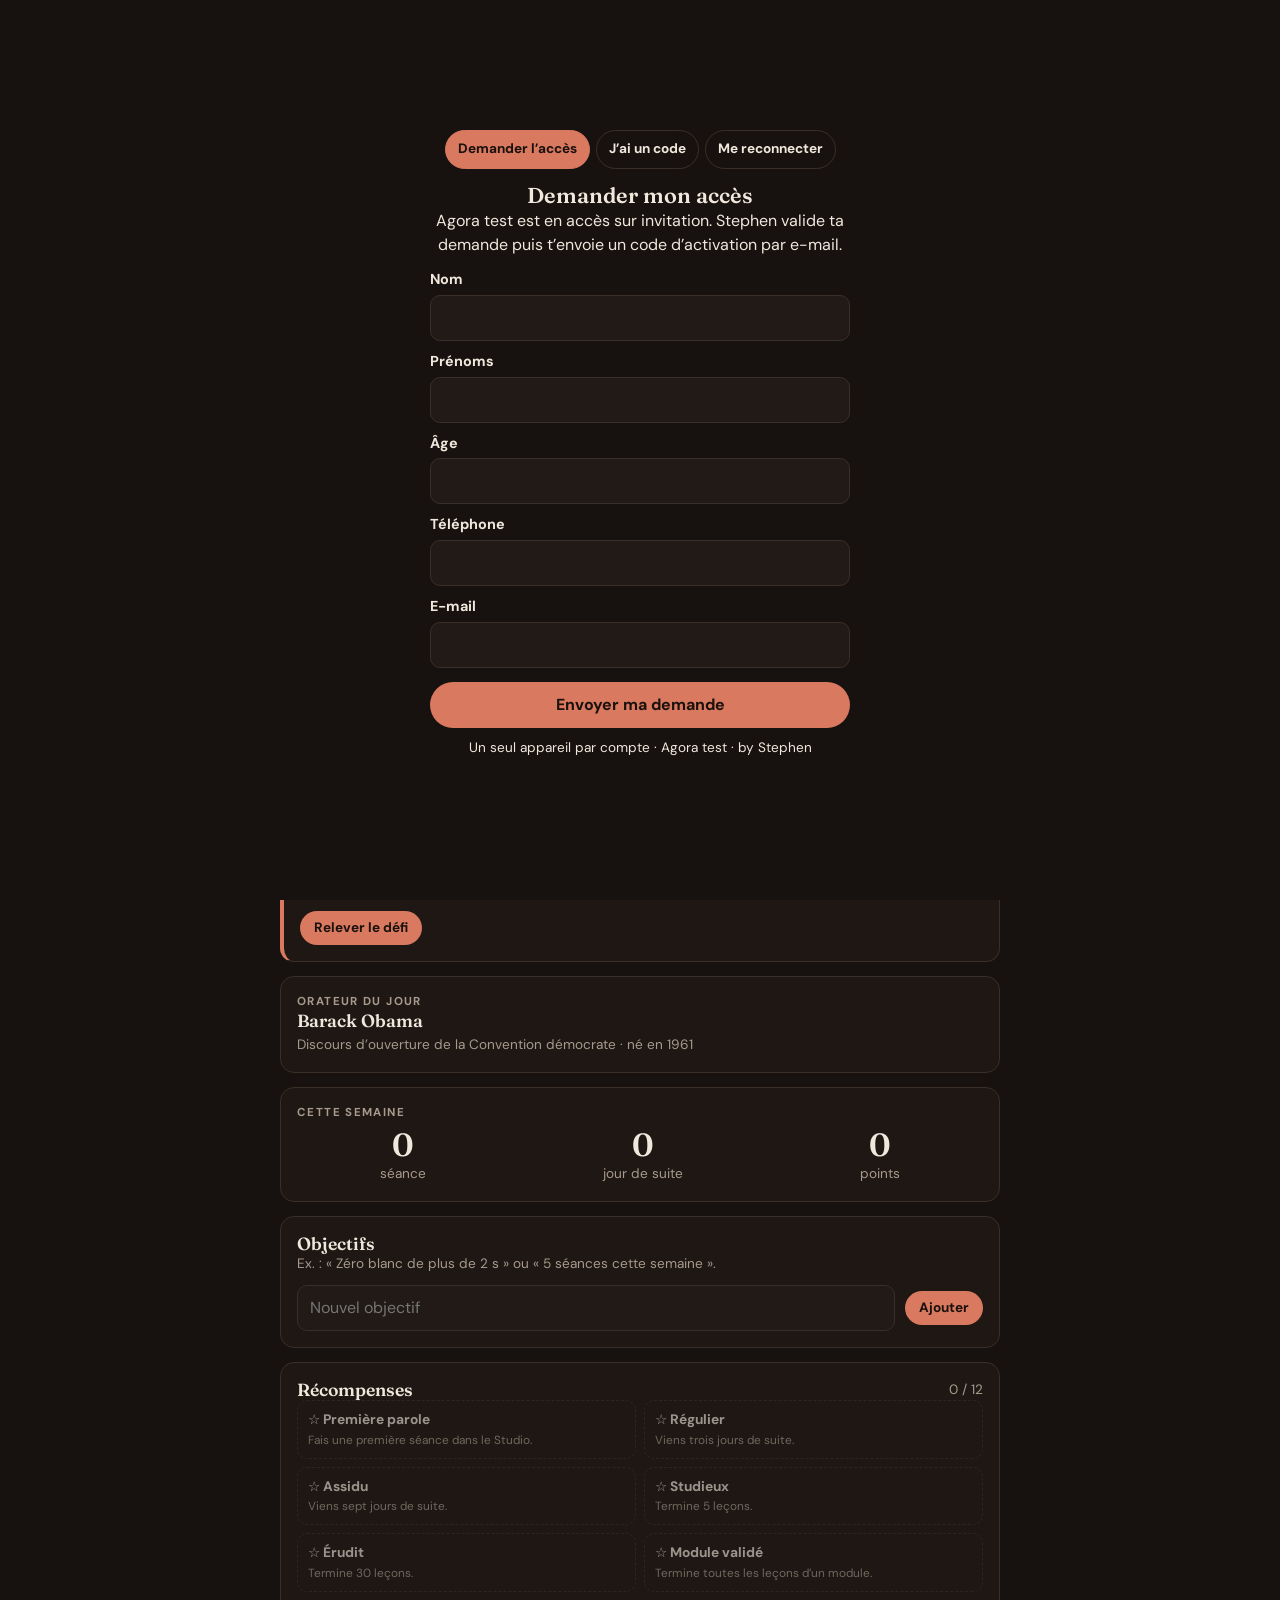
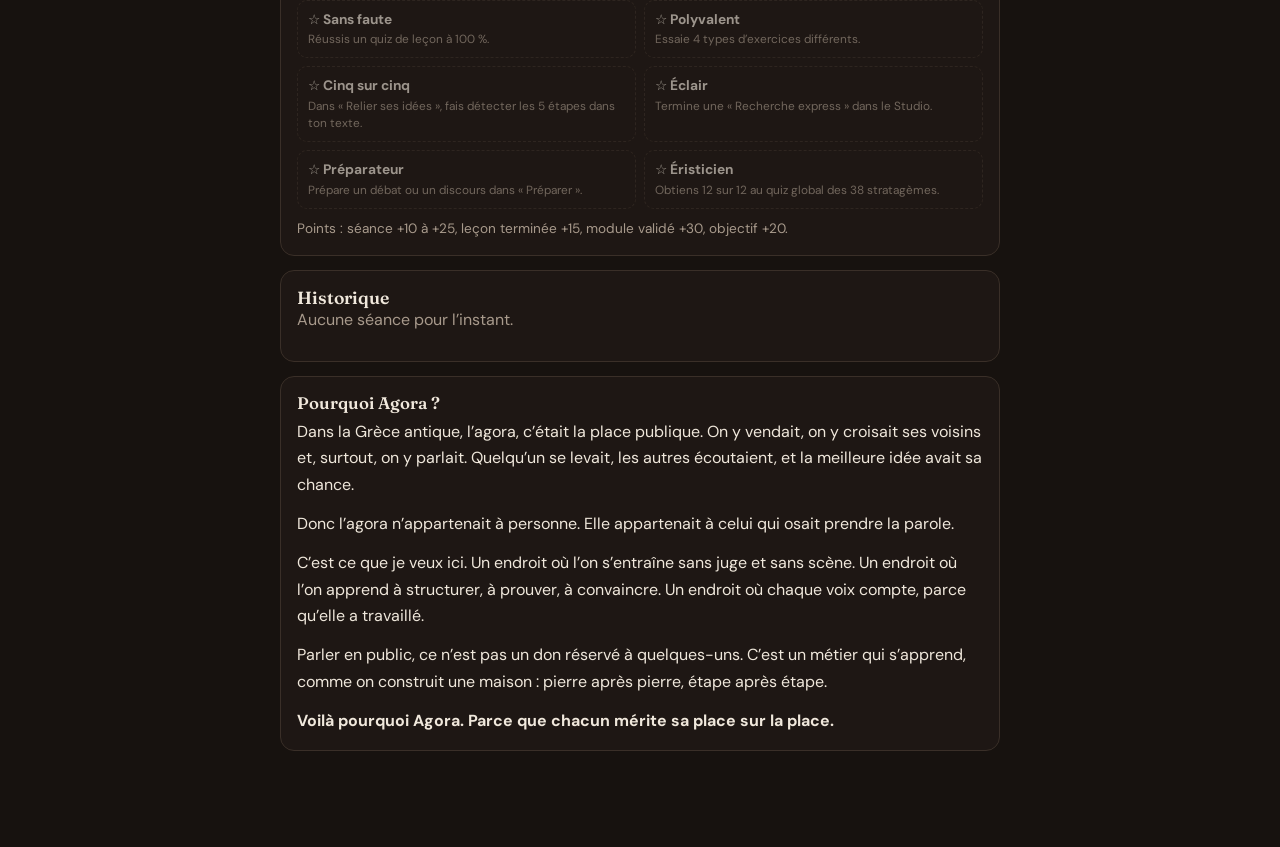
<file: index.html>
<!doctype html>
<html lang="fr">
<head>
<meta charset="utf-8">
<meta name="viewport" content="width=device-width,initial-scale=1,maximum-scale=1,user-scalable=no,viewport-fit=cover">
<meta http-equiv="Content-Security-Policy" content="default-src 'self'; script-src 'self' 'wasm-unsafe-eval'; style-src 'self' 'unsafe-inline'; img-src 'self' data: blob:; media-src 'self' blob:; frame-src https://embed.ted.com https://www.youtube-nocookie.com; font-src 'self'; connect-src 'self' data: blob: https://script.google.com https://script.googleusercontent.com https://storage.googleapis.com; manifest-src 'self'; worker-src 'self'; object-src 'none'; base-uri 'self'; form-action 'none'">
<meta name="referrer" content="no-referrer">
<title>Agora test · by Stephen</title>
<meta name="description" content="Agora, l’art oratoire, by Stephen. Ton coach de prise de parole.">
<meta name="theme-color" content="#9E2B16">
<meta name="color-scheme" content="light dark">
<meta name="mobile-web-app-capable" content="yes">
<meta name="apple-mobile-web-app-capable" content="yes">
<meta name="apple-mobile-web-app-title" content="Agora test">
<meta name="apple-mobile-web-app-status-bar-style" content="default">
<link rel="manifest" href="manifest.webmanifest">
<link rel="icon" type="image/png" sizes="192x192" href="icons/icon-192.png">
<link rel="apple-touch-icon" href="icons/apple-touch-icon.png">
<link rel="stylesheet" href="style.css">
<script src="theme-boot.js"></script>
</head>
<body>
<div id="cover" class="cover" role="dialog" aria-label="Agora">
  <div class="cmark" aria-hidden="true"><svg xmlns="http://www.w3.org/2000/svg" viewBox="0 0 200 200"><circle cx="100.0" cy="22.0" r="11" fill="#C9A24B"/><circle cx="142.2" cy="34.4" r="11" fill="#C2391F"/><circle cx="171.0" cy="67.6" r="11" fill="#C2391F"/><circle cx="177.2" cy="111.1" r="11" fill="#C2391F"/><circle cx="158.9" cy="151.1" r="11" fill="#C2391F"/><circle cx="122.0" cy="174.8" r="11" fill="#C2391F"/><circle cx="78.0" cy="174.8" r="11" fill="#C2391F"/><circle cx="41.1" cy="151.1" r="11" fill="#C2391F"/><circle cx="22.8" cy="111.1" r="11" fill="#C2391F"/><circle cx="29.0" cy="67.6" r="11" fill="#C2391F"/><circle cx="57.8" cy="34.4" r="11" fill="#C2391F"/><circle cx="100" cy="100" r="27" fill="#C2391F"/></svg></div>
  <h1 class="cname">Agora</h1>
  <p class="csub">L’art oratoire · <i>by Stephen</i></p>
  <p class="cquote">Ce que tu as à dire mérite d’être entendu. Viens apprendre à le dire.</p>
  <button id="coverGo" class="cgo" type="button">Entrer</button>
</div>
<div id="app"><noscript><p class="nojs">Agora a besoin de JavaScript pour fonctionner.</p></noscript></div>
<nav id="tabbar" class="tabbar"></nav>
<script src="app.js?v=db2c35c1f9"></script>
</body>
</html>
</file>
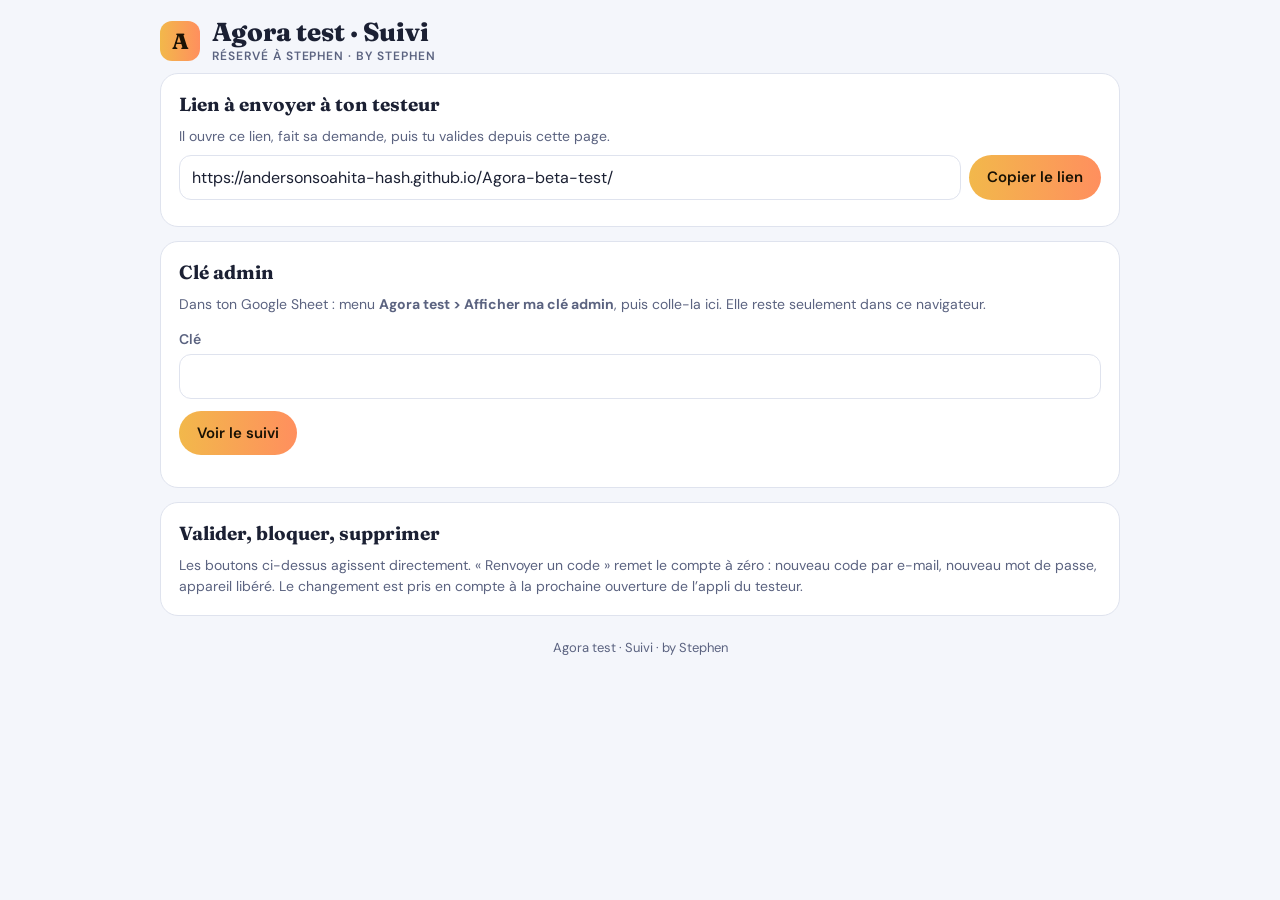
<file: admin/index.html>
<!doctype html>
<html lang="fr">
<head>
<meta charset="utf-8">
<meta name="viewport" content="width=device-width,initial-scale=1,viewport-fit=cover">
<meta name="robots" content="noindex,nofollow">
<title>Agora test · Suivi</title>
<link rel="preconnect" href="https://fonts.googleapis.com">
<link href="https://fonts.googleapis.com/css2?family=Fraunces:opsz,wght@9..144,600;9..144,800&family=DM+Sans:wght@400;500;600;700&display=swap" rel="stylesheet">
<style>
:root{--bg:#f4f6fb;--card:#fff;--ink:#1b2033;--mut:#5b6380;--line:#dfe3ee;--red:#7a2218;--red2:#c2391f;--ok:#1f7a4d;--okb:#e3f4ea;--wt:#8a5a00;--wtb:#fff1d6;--ko:#a3271b;--kob:#fde7e4;--gold:linear-gradient(90deg,#f2b84b,#ff8f5e)}
@media (prefers-color-scheme:dark){:root:not([data-theme=light]){--bg:#12151f;--card:#1b2030;--ink:#eef0f7;--mut:#a3abc4;--line:#2c3350;--okb:#14382a;--wtb:#3a2d0c;--kob:#41191a;--ok:#6fd6a0;--wt:#f1c46b;--ko:#ff8f84;--red:#ff9a86}}
*{box-sizing:border-box}
body{margin:0;background:var(--bg);color:var(--ink);font:16px/1.5 'DM Sans',system-ui,sans-serif;padding-block:0 40px;padding-left:max(16px,env(safe-area-inset-left,0px));padding-right:max(16px,env(safe-area-inset-right,0px))}
.w{max-width:960px;margin:0 auto}
header{display:flex;align-items:center;gap:12px;padding:18px 0 8px;flex-wrap:wrap}
.lg{width:40px;height:40px;border-radius:12px;background:var(--gold);display:grid;place-items:center;font:800 22px Fraunces,Georgia,serif;color:#1a1204}
h1{font:800 26px Fraunces,Georgia,serif;margin:0;line-height:1.1}
header small{display:block;color:var(--mut);font-size:12px;letter-spacing:.08em;text-transform:uppercase;font-weight:600}
.mock{background:var(--wtb);color:var(--wt);border-radius:12px;padding:10px 14px;font-size:14px;margin:8px 0 16px}
.card{background:var(--card);border:1px solid var(--line);border-radius:18px;padding:18px;margin-bottom:14px;min-width:0}
h2{font:700 19px Fraunces,Georgia,serif;margin:0 0 10px}
.kp{display:grid;grid-template-columns:repeat(auto-fit,minmax(150px,1fr));gap:10px}
.k{border:1px solid var(--line);border-radius:14px;padding:12px 14px}
.k span{display:block;font-size:12px;letter-spacing:.07em;text-transform:uppercase;color:var(--mut);font-weight:600}
.k b{display:block;font:800 24px Fraunces,Georgia,serif;margin-top:2px}
.st{display:inline-block;border-radius:99px;padding:3px 11px;font-size:13px;font-weight:700}
.st.ok{background:var(--okb);color:var(--ok)}.st.wt{background:var(--wtb);color:var(--wt)}.st.ko{background:var(--kob);color:var(--ko)}
.row{display:flex;flex-wrap:wrap;gap:10px;align-items:center;justify-content:space-between}
.btns{display:flex;flex-wrap:wrap;gap:8px;margin-top:12px}
button{font:600 15px 'DM Sans',sans-serif;border:1.5px solid var(--line);background:var(--card);color:var(--ink);border-radius:99px;padding:11px 18px;min-height:44px;cursor:pointer}
button.ok{background:var(--gold);border:0;color:#1a1204}
button.ko{color:var(--ko);border-color:var(--ko)}
button.sure{background:var(--ko);color:#fff;border-color:var(--ko)}
label{display:grid;gap:4px;font-size:14px;color:var(--mut);font-weight:600;margin-top:10px}
input,select,textarea{font:16px 'DM Sans',sans-serif;border:1px solid var(--line);border-radius:12px;padding:11px 12px;background:var(--card);color:var(--ink);width:100%}
table{width:100%;border-collapse:collapse;font-size:15px}
th{text-align:left;font-size:12px;letter-spacing:.07em;text-transform:uppercase;color:var(--red);padding:8px 6px;border-bottom:2px solid var(--line)}
td{padding:10px 6px;border-bottom:1px solid var(--line);vertical-align:top}
.sc{overflow-x:auto}
.mu{color:var(--mut);font-size:14px}
ul{margin:0;padding-left:18px}
footer{margin:22px 0;color:var(--mut);font-size:13px;text-align:center}
</style>
</head>
<body>
<div class="w">
<header><div class="lg">A</div><div><h1>Agora test · Suivi</h1><small>Réservé à Stephen · by Stephen</small></div></header>
<div class="card"><h2>Lien à envoyer à ton testeur</h2><p class="mu" style="margin:0 0 8px">Il ouvre ce lien, fait sa demande, puis tu valides depuis cette page.</p><div class="btns" style="margin:0"><input type="text" id="lnk" readonly value="https://andersonsoahita-hash.github.io/Agora-beta-test/" style="flex:1;min-width:220px" onfocus="this.select()"><button class="ok" id="cp">Copier le lien</button></div><p class="mu" id="cpm" role="status" style="margin:8px 0 0"></p></div>
<div class="card" id="login"><h2>Clé admin</h2><p class="mu" style="margin-top:0">Dans ton Google Sheet : menu <b>Agora test &gt; Afficher ma clé admin</b>, puis colle-la ici. Elle reste seulement dans ce navigateur.</p><label>Clé<input type="text" id="cle" autocomplete="off" autocapitalize="off"></label><div class="btns"><button class="ok" id="go">Voir le suivi</button></div><p class="mu" id="err" role="alert"></p></div>
<p class="mu" id="msg" role="status"></p>
<div id="app"></div>
<div class="card"><h2>Valider, bloquer, supprimer</h2><p class="mu" style="margin:0">Les boutons ci-dessus agissent directement. « Renvoyer un code » remet le compte à zéro : nouveau code par e-mail, nouveau mot de passe, appareil libéré. Le changement est pris en compte à la prochaine ouverture de l’appli du testeur.</p></div>
<footer>Agora test · Suivi · by Stephen</footer>
</div>
<script>
(function(){
var SRV="https://script.google.com/macros/s/AKfycbygZZYH-S2Ip1UM__LQB7IVFLzE67hJ4eNiQKwSxmW0inNk8V-Z-V5pdmPN0fMTqSHp/exec",K="agora_beta_cle";
function esc(s){return String(s==null?'':s).replace(/[&<>"]/g,function(c){return{'&':'&amp;','<':'&lt;','>':'&gt;','"':'&quot;'}[c]})}
function fd(d){if(!d)return '—';var t=new Date(d);return isNaN(t)?esc(d):t.toLocaleDateString('fr-FR')+' '+t.toLocaleTimeString('fr-FR',{hour:'2-digit',minute:'2-digit'})}
var B={'en attente':['wt','En attente'],'validé':['ok','Actif'],'bloqué':['ko','Bloqué'],'supprimé':['ko','Supprimé'],'expiré':['wt','Expiré']};
function load(cle){
  var err=document.getElementById('err');err.textContent='Chargement…';
  fetch(SRV,{method:'POST',headers:{'Content-Type':'text/plain;charset=utf-8'},body:JSON.stringify({action:'liste',cle:cle})}).then(function(r){return r.json()}).then(function(r){
    if(!r.ok){err.textContent=r.erreur||'Refusé.';try{localStorage.removeItem(K)}catch(e){}return}
    try{localStorage.setItem(K,cle)}catch(e){}
    err.textContent='';document.getElementById('login').style.display='none';draw(r)
  }).catch(function(){err.textContent='Connexion impossible.'});
}
function acts(x){var e=esc(x.email),st=x.statut,h='';
  if(st==='en attente')h+='<button class="ok" data-op="valider" data-e="'+e+'">Valider et envoyer le code</button> ';
  if(st==='validé'||st==='expiré')h+='<button data-op="valider" data-e="'+e+'">Renvoyer un code</button> <button data-op="appareil" data-e="'+e+'">Autre appareil</button> <button class="ko" data-op="bloquer" data-e="'+e+'">Bloquer</button> <input type="date" class="dd" data-e="'+e+'" value="'+esc((x.expire||'').toString().slice(0,10))+'" style="width:auto;padding:8px"><button data-op="expire" data-e="'+e+'">Fixer la fin</button> ';
  if(st==='bloqué')h+='<button class="ok" data-op="debloquer" data-e="'+e+'">Débloquer</button> ';
  if(st==='supprimé')h+='<button class="ok" data-op="valider" data-e="'+e+'">Revalider</button> ';
  if(st!=='supprimé')h+='<button class="ko" data-op="supprimer" data-e="'+e+'">Supprimer</button> ';
  h+='<button class="ko" data-op="effacer" data-e="'+e+'">Effacer définitivement</button>';
  return '<div class="btns" style="margin:0">'+h+'</div>'}
function usageTxt(u){var k=Object.keys(u||{}).sort(function(a,b){return u[b]-u[a]});return k.length?k.map(function(f){return esc(f)+' ×'+u[f]}).join(' · '):'aucune activité enregistrée'}
function etatTxt(x){if(x.statut==='validé'){return x.active?'Compte activé'+(x.appareil?' · appareil lié':''):(x.code?'Code envoyé, pas encore activé':'Validé')}return ''}
function act(op,em){var cle=localStorage.getItem(K)||'',date='';
  if(op==='expire'){var i=document.querySelector('.dd[data-e="'+em+'"]');date=i?i.value:''}
  fetch(SRV,{method:'POST',headers:{'Content-Type':'text/plain;charset=utf-8'},body:JSON.stringify({action:'admin',cle:cle,op:op,email:em,date:date})}).then(function(r){return r.json()}).then(function(r){document.getElementById('msg').textContent=r.ok?'Fait.':(r.erreur||'Refusé.');load(cle)}).catch(function(){document.getElementById('msg').textContent='Connexion impossible.'})}
function draw(r){
  var c=r.comptes||[],a=r.avis||[],j=r.journal||[];
  var n=function(st){return c.filter(function(x){return x.statut===st}).length};
  var h='<div class="kp"><div class="k"><span>En attente</span><b>'+n('en attente')+'</b></div><div class="k"><span>Actifs</span><b>'+n('validé')+'</b></div><div class="k"><span>Bloqués</span><b>'+n('bloqué')+'</b></div><div class="k"><span>Avis reçus</span><b>'+a.length+'</b></div></div><div style="height:14px"></div>';
  h+='<div class="card"><h2>Comptes ('+c.length+')</h2>'+(c.length?c.map(function(x){var b=B[x.statut]||['wt',esc(x.statut)];return '<div class="card" style="margin:0 0 10px"><div class="row"><div><b>'+esc(x.nom)+'</b><div class="mu">'+esc(x.email)+(x.tel?' · '+esc(x.tel):'')+(x.age?' · '+esc(x.age)+' ans':'')+'</div></div><span class="st '+b[0]+'">'+b[1]+'</span></div><p class="mu" style="margin:8px 0">Demande du '+fd(x.demande).split(' ')[0]+' · '+(etatTxt(x)||'—')+' · dernière connexion : '+fd(x.derniere)+' · fin d’accès : '+(x.expire?fd(x.expire).split(' ')[0]:'sans limite')+'</p>'+(x.statut==='validé'?'<p class="mu" style="margin:0 0 8px"><b>Fonctions utilisées :</b> '+usageTxt((r.usage||{})[String(x.email).toLowerCase()])+'</p>':'')+acts(x)+'</div>'}).join(''):'<p class="mu" style="margin:0">Aucune demande pour l’instant.</p>')+'</div>';
  var tot={};Object.keys(r.usage||{}).forEach(function(m){Object.keys(r.usage[m]).forEach(function(f){tot[f]=(tot[f]||0)+r.usage[m][f]})});
  var tk=Object.keys(tot).sort(function(a,b){return tot[b]-tot[a]});
  h+='<div class="card"><h2>Fonctions les plus utilisées</h2>'+(tk.length?'<div class="sc"><table><tr><th>Fonction</th><th>Utilisations</th><th>Par qui</th></tr>'+tk.map(function(f){var who=Object.keys(r.usage).filter(function(m){return r.usage[m][f]}).map(function(m){return esc(m)+' ('+r.usage[m][f]+')'}).join(', ');return '<tr><td>'+esc(f)+'</td><td>'+tot[f]+'</td><td>'+who+'</td></tr>'}).join('')+'</table></div>':'<p class="mu" style="margin:0">Pas encore d’activité. Elle apparaît quand un testeur utilise l’appli (envoi toutes les 30 secondes).</p>')+'</div>';
  h+='<div class="card"><h2>Avis reçus ('+a.length+')</h2>'+(a.length?'<div class="sc"><table><tr><th>Date</th><th>Testeur</th><th>Écran</th><th>Avis</th></tr>'+a.slice().reverse().map(function(f){return '<tr><td>'+fd(f[0])+'</td><td>'+esc(f[1])+'</td><td>'+esc(f[2])+'</td><td>'+esc(f[3])+'</td></tr>'}).join('')+'</table></div>':'<p class="mu" style="margin:0">Aucun avis pour l’instant.</p>')+'</div>';
  h+='<div class="card"><h2>Journal</h2>'+(j.length?'<ul>'+j.slice().reverse().map(function(l){return '<li>'+fd(l[0])+' — '+esc(l[1])+'</li>'}).join('')+'</ul>':'<p class="mu" style="margin:0">Rien pour l’instant.</p>')+'</div>';
  h+='<div class="btns"><button id="rf">Actualiser</button></div>';
  document.getElementById('app').innerHTML=h;
  document.getElementById('rf').onclick=function(){load(localStorage.getItem(K)||'')};
}
document.addEventListener('click',function(ev){var b=ev.target.closest('[data-op]');if(!b)return;var op=b.dataset.op,em=b.dataset.e;if((op==='supprimer'||op==='effacer')&&b.dataset.sure!=='1'){b.dataset.sure='1';b.textContent=op==='effacer'?'Confirmer : effacer pour toujours':'Confirmer la suppression';return}act(op,em)});
document.getElementById('cp').onclick=function(){var i=document.getElementById('lnk'),m=document.getElementById('cpm');function ok(){m.textContent='Lien copié.'}function fb(){i.focus();i.select();try{document.execCommand('copy')?ok():m.textContent='Sélectionné : fais Copier (Cmd+C).'}catch(e){m.textContent='Sélectionné : fais Copier (Cmd+C).'}}
 if(navigator.clipboard&&navigator.clipboard.writeText){navigator.clipboard.writeText(i.value).then(ok).catch(fb)}else fb()};
document.getElementById('go').onclick=function(){load(document.getElementById('cle').value.trim())};
var k='';try{k=localStorage.getItem(K)||''}catch(e){}
if(k)load(k);
})();
</script>
</body>
</html>
</file>
<file: style.css>
:root{
  --bg:#f6f1e9;--surface:#fffdf9;--surface2:#efe8dc;--fg:#231a17;--muted:#6f625a;--line:#ddd2c3;
  --accent:#B5341E;--accent-fg:#fff8f0;--gold:#a87a1f;--ok:#2e6b4a;--warn:#a05a12;--bad:#a02a2a;
  --purple:#6b3f8a;--logos:#2f5d8a;--ethos:#8a2b2b;--pathos:#a87a1f;--tab-h:64px;
  --serif:'Fraunces',Georgia,'Times New Roman',serif;--sans:'DM Sans',system-ui,-apple-system,'Segoe UI',sans-serif;
}
@media (prefers-color-scheme:dark){:root:not([data-theme="light"]){
  --bg:#17120f;--surface:#211a16;--surface2:#2a211c;--fg:#f0e8dc;--muted:#a89a8c;--line:#3a2f28;
  --accent:#d9795f;--accent-fg:#1a110d;--gold:#d8ab55;--ok:#6fbf93;--warn:#e0a35a;--bad:#e27a7a;
  --logos:#7fb0e0;--purple:#b98ad9;--ethos:#d9795f;--pathos:#d8ab55;color-scheme:dark}}
:root[data-theme="dark"]{
  --bg:#17120f;--surface:#211a16;--surface2:#2a211c;--fg:#f0e8dc;--muted:#a89a8c;--line:#3a2f28;
  --accent:#d9795f;--accent-fg:#1a110d;--gold:#d8ab55;--ok:#6fbf93;--warn:#e0a35a;--bad:#e27a7a;
  --logos:#7fb0e0;--purple:#b98ad9;--ethos:#d9795f;--pathos:#d8ab55;color-scheme:dark}
*{box-sizing:border-box}
body{background:var(--bg);color:var(--fg);font-family:var(--sans);font-size:16px;line-height:1.5;
  padding-left:max(16px,env(safe-area-inset-left,0px));padding-right:max(16px,env(safe-area-inset-right,0px));
  padding-block:0 calc(var(--tab-h) + 24px + env(safe-area-inset-bottom,0px))}
#app{max-width:720px;margin:0 auto;padding-top:16px}
h1,h2,h3{font-family:var(--serif);font-weight:600;line-height:1.2;text-wrap:balance;margin:0}
h1{font-size:1.9rem}h2{font-size:1.35rem;margin-top:8px}h3{font-size:1.1rem}
p{margin:0 0 .8em}
.muted{color:var(--muted)}.small{font-size:.85rem}.eyebrow{font-size:.72rem;letter-spacing:.12em;text-transform:uppercase;color:var(--muted);font-weight:600}
.stack{display:flex;flex-direction:column;gap:14px}.row{display:flex;gap:10px;flex-wrap:wrap;align-items:center}
.grid2{display:grid;grid-template-columns:1fr 1fr;gap:10px}
@media(max-width:420px){.grid2{grid-template-columns:1fr}}
.card{background:var(--surface);border:1px solid var(--line);border-radius:14px;padding:16px;min-width:0}
.card.tap{cursor:pointer;text-align:left;width:100%;font:inherit;color:inherit}
.card.tap:hover{border-color:var(--accent)}
button,input,textarea,select{font:inherit;color:inherit}
.btn{background:var(--accent);color:var(--accent-fg);border:0;border-radius:999px;padding:11px 20px;font-weight:600;cursor:pointer;min-height:44px}
.btn.ghost{background:transparent;color:var(--fg);border:1px solid var(--line)}
.btn.small{padding:6px 14px;min-height:34px;font-size:.85rem}
.btn:disabled{opacity:.5;cursor:default}
.chip{border:1px solid var(--line);background:var(--surface);color:var(--fg);border-radius:999px;padding:6px 14px;cursor:pointer;font-size:.9rem}
.chip.on{background:var(--fg);color:var(--bg);border-color:var(--fg)}
textarea,input[type=text],input[type=search]{width:100%;background:var(--surface);border:1px solid var(--line);border-radius:10px;padding:10px 12px}
textarea{min-height:120px;resize:vertical}
.tabbar{position:fixed;left:0;right:0;bottom:0;background:var(--surface);border-top:1px solid var(--line);display:flex;
  padding:6px max(8px,env(safe-area-inset-right,0px)) calc(6px + env(safe-area-inset-bottom,0px)) max(8px,env(safe-area-inset-left,0px));z-index:20}
.tabbar button{flex:1;background:none;border:0;padding:6px 2px;color:var(--muted);font-size:.72rem;display:flex;flex-direction:column;align-items:center;gap:2px;cursor:pointer;min-height:44px}
.tabbar button.on{color:var(--accent);font-weight:700}
.tabbar svg{width:22px;height:22px}
.top{display:flex;justify-content:space-between;align-items:center;gap:10px;margin-bottom:14px}
.pill{display:inline-block;white-space:nowrap;border:1px solid var(--line);border-radius:999px;padding:2px 10px;font-size:.78rem;color:var(--muted)}
.bar{height:8px;border-radius:99px;background:var(--surface2);overflow:hidden}
.bar>i{display:block;height:100%;background:var(--accent)}
.pillars{display:grid;grid-template-columns:repeat(3,1fr);gap:10px}
.pil{text-align:center}.pil b{font-family:var(--serif);font-size:2rem;display:block;line-height:1}
.metric{display:flex;justify-content:space-between;gap:12px;padding:8px 0;border-bottom:1px solid var(--line)}
.metric:last-child{border-bottom:0}.metric b{white-space:nowrap}
.tag-ok{color:var(--ok)}.tag-warn{color:var(--warn)}.tag-bad{color:var(--bad)}
mark.tic{background:color-mix(in srgb,var(--bad) 25%,transparent);color:inherit;border-radius:3px}
mark.att{background:color-mix(in srgb,var(--warn) 25%,transparent);color:inherit;border-radius:3px}
mark.vag{background:color-mix(in srgb,var(--logos) 25%,transparent);color:inherit;border-radius:3px}
.callout{border-left:4px solid var(--gold);background:var(--surface2);border-radius:8px;padding:10px 14px;font-size:.9rem}
.callout.info{border-color:var(--logos)}
.chart{width:100%;height:120px;display:block}
.rec{width:88px;height:88px;border-radius:50%;border:0;background:var(--accent);color:var(--accent-fg);font-weight:700;cursor:pointer;margin:auto}
.rec.live{animation:pulse 1.2s infinite}
@keyframes pulse{50%{box-shadow:0 0 0 14px color-mix(in srgb,var(--accent) 20%,transparent)}}
.timer{font-family:var(--serif);font-size:2.4rem;text-align:center}
.opt{display:block;width:100%;text-align:left;background:var(--surface);border:1px solid var(--line);border-radius:10px;padding:10px 14px;margin-top:8px;cursor:pointer}
.opt.good{border-color:var(--ok)}.opt.badc{border-color:var(--bad)}
.hscroll{display:flex;gap:8px;overflow-x:auto;padding-bottom:4px}
.hr{border:0;border-top:1px solid var(--line);margin:8px 0}
a{color:var(--accent)}
pre.brief{white-space:pre-wrap;background:var(--surface2);border-radius:10px;padding:12px;font-family:var(--sans);font-size:.85rem;margin:0}
@media (prefers-reduced-motion:reduce){.rec.live{animation:none}}

.lead{font-family:var(--serif);font-size:1.15rem;line-height:1.5;margin:0}
.prose h3{margin:18px 0 6px;font-size:1.05rem}.prose h3:first-child{margin-top:0}
.prose p{line-height:1.65}
.box{border-left:4px solid var(--gold);background:var(--surface2);border-radius:10px;padding:12px 14px;font-size:.95rem}
.box>b{display:block;font-size:.72rem;letter-spacing:.1em;text-transform:uppercase;margin-bottom:4px}
.box ul{margin:0;padding-left:18px}.box li{margin:3px 0}
.b-ret{border-color:var(--gold)}.b-ret>b{color:var(--gold)}
.b-err{border-color:var(--bad)}.b-err>b{color:var(--bad)}
.b-met{border-color:var(--logos)}.b-met>b{color:var(--logos)}
.b-exo{border-color:var(--purple)}.b-exo>b{color:var(--purple)}
.timer.ended{color:var(--bad)}

.brand{display:flex;align-items:center;gap:12px;margin-bottom:14px}
.brand .logo svg{width:46px;height:46px;display:block}
.brand b{display:block;font-family:'Dancing Script','Fraunces',cursive;font-weight:700;letter-spacing:.01em;font-size:2rem;line-height:1}
.brand span:not(.logo){font-size:.78rem;color:var(--muted);letter-spacing:.04em}
.brand span i{font-style:normal;font-weight:700;color:var(--gold)}

.rank{border-color:var(--gold)}
.badges{display:grid;grid-template-columns:1fr 1fr;gap:8px}
.badge{border:1px dashed var(--line);border-radius:10px;padding:8px 10px;display:flex;flex-direction:column;gap:2px;opacity:.6}
.badge b{font-size:.86rem}.badge span{font-size:.74rem;color:var(--muted)}
.badge.on{opacity:1;border:1px solid var(--gold);background:color-mix(in srgb,var(--gold) 12%,transparent)}
.lvl{display:flex;flex-direction:column;gap:6px}
.toasts{position:fixed;left:0;right:0;bottom:calc(76px + env(safe-area-inset-bottom,0px));display:flex;flex-direction:column;align-items:center;gap:6px;pointer-events:none;z-index:50;padding:0 16px}
.toast{background:var(--fg);color:var(--bg);border-radius:999px;padding:8px 16px;font-size:.85rem;box-shadow:0 4px 14px rgba(0,0,0,.25);animation:tin .25s ease-out}
.toast.big{background:var(--accent);color:var(--accent-fg);font-weight:600;padding:10px 18px}
@keyframes tin{from{opacity:0;transform:translateY(8px)}to{opacity:1;transform:none}}
@media (max-width:360px){.badges{grid-template-columns:1fr}}

.cats{display:grid;grid-template-columns:1fr 1fr;gap:10px}
.cat{display:flex;flex-direction:column;gap:4px;text-align:left;font:inherit;color:inherit;background:var(--surface2);border:1px solid var(--line);border-radius:12px;padding:12px;cursor:pointer;min-width:0}
.cat b{font-size:1rem}.cat span{color:var(--muted);font-size:.8rem;line-height:1.3}
.cat:hover{border-color:var(--accent)}
.exgrp{display:flex;flex-direction:column;gap:6px}



.exgrp{display:grid;grid-template-columns:1fr 1fr;gap:8px}
.exgrp .eyebrow{grid-column:1/-1;margin-top:6px}
.exitem{display:flex;flex-direction:column;gap:2px;text-align:left;font:inherit;color:inherit;background:var(--surface);border:1px solid var(--line);border-radius:12px;padding:10px 12px;cursor:pointer;min-width:0}
.exitem b{font-size:.95rem;line-height:1.25}.exitem b em{font-style:normal;color:var(--accent)}
.exitem span{color:var(--muted);font-size:.75rem;line-height:1.3}
.exitem.on{border-color:var(--accent);background:var(--surface2);box-shadow:inset 3px 0 0 var(--accent)}
.exitem.hot b{color:var(--accent)}.exitem.wide{grid-column:1/-1}
.vsw{display:flex;gap:6px;background:var(--surface2);border:1px solid var(--line);border-radius:12px;padding:4px}
.vsw button{flex:1;font:inherit;color:var(--muted);background:transparent;border:0;border-radius:9px;padding:9px 6px;cursor:pointer}
.vsw button.on{background:var(--fg);color:var(--bg)}

/* Studio simplifié : une étape à la fois */
.exitem span{display:none}
details.pick{padding:0 16px}
details.pick>summary{cursor:pointer;list-style:none;display:flex;flex-direction:column;gap:2px;padding:14px 22px 14px 0;position:relative}
details.pick>summary::-webkit-details-marker{display:none}
details.pick>summary b{font-size:1.1rem}
details.pick>summary::after{content:'▾';position:absolute;right:0;top:50%;transform:translateY(-50%);opacity:.6}
details.pick[open]>summary::after{content:'▴'}
details.pick>.stack{padding-bottom:16px}
.exhero.mini{padding:14px 16px}
.exhero.mini h2{font-size:1.15rem;margin:4px 0 2px}
.exhero.mini p{margin:0;font-size:.9rem}
details.more{border:1px solid var(--line,rgba(255,255,255,.12));border-radius:16px;padding:0 14px}
details.more>summary{cursor:pointer;padding:14px 0;font-weight:600;list-style:none}
details.more>summary::-webkit-details-marker{display:none}
details.more>summary::after{content:' ▾';opacity:.6}
details.more[open]>summary::after{content:' ▴'}
details.more>.stack{padding-bottom:14px}

/* Studio : liste puis écran d'exercice */
.exlist{display:flex;flex-direction:column;gap:8px}
.excard{display:flex;align-items:center;gap:10px;text-align:left;font:inherit;color:inherit;background:var(--surface);border:1px solid var(--line);border-radius:14px;padding:16px;cursor:pointer;min-height:56px}
.excard .excn{font-weight:600;font-size:1.02rem;flex:1;min-width:0}
.excard .excd{color:var(--muted);font-size:.82rem}
.excg{color:var(--muted);font-size:1.3rem;line-height:1}
.excard:active{background:var(--surface2)}
.top .back{background:none;border:0;color:var(--accent);font:inherit;font-weight:600;padding:8px 0;cursor:pointer;display:block}
.optrow{display:flex;align-items:center;gap:10px;text-align:left;width:100%}
.optrow>span.muted{flex:1}
.tcol{flex-direction:column;align-items:flex-start;gap:2px}

.exsel{display:flex;align-items:center;gap:10px;flex-wrap:wrap}.exsel b{flex:1;font-size:1.05rem;min-width:0}.exsel .excg{color:var(--accent);font-size:.9rem}

.ambbtn{display:flex;align-items:center;gap:10px;flex-wrap:wrap;text-align:left}.ambbtn b{flex:1;min-width:0}.ambbtn.on{border-color:var(--accent)}

.exgcs{display:grid;grid-template-columns:1fr 1fr;gap:10px}.exgc{display:flex;flex-direction:column;gap:4px;text-align:left;font:inherit;color:inherit;background:var(--surface);border:1px solid var(--line);border-radius:14px;padding:14px;min-height:112px;cursor:pointer}.exgc b{font-size:1rem;line-height:1.25}.exgc span{color:var(--muted);font-size:.8rem;line-height:1.3}.exgc em{font-style:normal;margin-top:auto;color:var(--accent);font-size:.8rem}@media(max-width:360px){.exgcs{grid-template-columns:1fr}}

.extx{background:var(--surface2);color:var(--fg);border:1px solid var(--line);border-left:4px solid var(--accent);border-radius:12px;padding:14px 16px;display:flex;flex-direction:column;gap:8px}.extx h2{margin:0;font-size:1.05rem;color:var(--fg)}.extx p{margin:0;line-height:1.55}.extn{display:inline-block;min-width:1.4em;margin-right:8px;font-size:.75rem;font-weight:700;color:var(--accent);opacity:.9}

.exgn{display:block;font-size:.72rem;opacity:.7;margin-top:6px;line-height:1.35}.exgc-top{grid-column:1/-1;border-color:var(--accent,#e07a5f)}

.exmeta{display:flex;flex-wrap:wrap;gap:6px;margin:2px 0}.exmeta span{font-size:.75rem;padding:3px 9px;border:1px solid var(--line);border-radius:999px;color:var(--muted)}.exverd{font-size:.85rem;font-weight:600}.exverd.ok{color:var(--ok)}.exverd.warn{color:var(--warn)}.excut{border-top:2px solid var(--gold);color:var(--gold);font-size:.72rem;font-weight:700;letter-spacing:.06em;text-transform:uppercase;padding-top:3px;margin:2px 0}
.extl{font-size:1.05rem;line-height:1.7}.extx h2{font-size:1.2rem}

/* ===== Polices hébergées (aucun appel externe) ===== */
@font-face{font-family:'Dancing Script';font-weight:700;font-style:normal;font-display:swap;src:url(fonts/dancing-script-latin-700-normal.woff2) format('woff2')}
@font-face{font-family:'DM Sans';font-weight:400;font-style:normal;font-display:swap;src:url(fonts/dm-sans-latin-400-normal.woff2) format('woff2')}
@font-face{font-family:'DM Sans';font-weight:500;font-style:normal;font-display:swap;src:url(fonts/dm-sans-latin-500-normal.woff2) format('woff2')}
@font-face{font-family:'DM Sans';font-weight:700;font-style:normal;font-display:swap;src:url(fonts/dm-sans-latin-700-normal.woff2) format('woff2')}
@font-face{font-family:'Fraunces';font-weight:500;font-style:normal;font-display:swap;src:url(fonts/fraunces-latin-500-normal.woff2) format('woff2')}
@font-face{font-family:'Fraunces';font-weight:600;font-style:normal;font-display:swap;src:url(fonts/fraunces-latin-600-normal.woff2) format('woff2')}

/* ===== Mobile / PWA ===== */
:root{padding-top:env(safe-area-inset-top,0px)}
html{-webkit-text-size-adjust:100%;-webkit-tap-highlight-color:transparent}
input,textarea,select{font-size:16px;font-family:inherit;color:var(--fg)}
input[type=date]{width:100%;background:var(--surface);border:1px solid var(--line);border-radius:10px;padding:9px 12px;margin-top:4px;min-height:44px}
.chip,.btn,.tabbar button,.gear{touch-action:manipulation}
.chip{min-height:36px}
.gear{margin-left:auto;background:none;border:1px solid var(--line);border-radius:50%;width:44px;height:44px;color:var(--fg);display:grid;place-items:center;cursor:pointer;flex:none}
.gear svg{width:22px;height:22px}
.banner{border-color:var(--gold);background:var(--surface2)}
.dayc{border-left:4px solid var(--accent)}
.ritem{padding:10px 0;border-bottom:1px solid var(--line);display:flex;flex-direction:column;gap:8px;min-width:0}
.rname{display:flex;flex-direction:column;gap:2px;min-width:0;overflow-wrap:anywhere}
.rname input{margin-bottom:6px}
.col{display:flex;flex-direction:column;gap:6px;flex:none}
code{background:var(--surface2);border-radius:4px;padding:1px 5px;font-size:.85em}
audio{width:100%}
.lock{position:fixed;inset:0;z-index:200;background:var(--bg);display:grid;place-items:center;padding:24px}
.lockbox{max-width:420px;text-align:center}

/* ===== Couverture ===== */
.cover{position:fixed;inset:0;z-index:150;display:flex;flex-direction:column;align-items:center;justify-content:center;gap:14px;text-align:center;
  background:radial-gradient(120% 90% at 50% 20%,#B5341E 0%,#9E2B16 55%,#6e1b0d 100%);color:#fff8f0;
  padding:max(24px,env(safe-area-inset-top,0px)) max(24px,env(safe-area-inset-right,0px)) max(24px,env(safe-area-inset-bottom,0px)) max(24px,env(safe-area-inset-left,0px));transition:opacity .5s ease,transform .5s ease}
.cover.out{opacity:0;transform:scale(1.04);pointer-events:none}
.cover .cmark svg{width:108px;height:108px;display:block}
.cover .cname{font-family:'Dancing Script','Fraunces',cursive;font-weight:700;font-size:4.2rem;line-height:1;margin:0;letter-spacing:.01em}
.cover .csub{margin:0;font-size:.95rem;letter-spacing:.14em;text-transform:uppercase;opacity:.85}
.cover .csub i{font-style:normal;font-weight:700;color:#C9A24B;letter-spacing:.08em}
.cover .cquote{margin:6px 0 0;font-family:'Fraunces',Georgia,serif;font-size:1.05rem;max-width:20em;opacity:.9}
.cover .cgo{margin-top:22px;background:#fff8f0;color:#9E2B16;border:0;border-radius:999px;padding:13px 34px;font-weight:700;font-size:1rem;min-height:48px;cursor:pointer}
.cover .cgo:focus-visible{outline:3px solid #C9A24B;outline-offset:3px}
.nojs{padding:24px;text-align:center}

/* ===== Animations sobres (désactivées si l'utilisateur le demande) ===== */
@media (prefers-reduced-motion:no-preference){
  @keyframes up{from{opacity:0;transform:translateY(10px)}to{opacity:1;transform:none}}
  @keyframes cin{from{opacity:0;transform:translateY(14px)}to{opacity:1;transform:none}}
  @keyframes spin{to{transform:rotate(360deg)}}
  #app .stack>*{animation:up .38s ease-out both}
  #app .stack>*:nth-child(2){animation-delay:.04s}#app .stack>*:nth-child(3){animation-delay:.08s}#app .stack>*:nth-child(4){animation-delay:.12s}
  #app .stack>*:nth-child(5){animation-delay:.16s}#app .stack>*:nth-child(n+6){animation-delay:.2s}
  .cover .cmark svg{animation:spin 48s linear infinite}
  .cover .cname{animation:cin .8s .1s ease-out both}.cover .csub{animation:cin .8s .25s ease-out both}.cover .cquote{animation:cin .8s .4s ease-out both}.cover .cgo{animation:cin .8s .55s ease-out both}
  .bar>i{transition:width .6s ease}
  .btn,.chip,.card.tap{transition:transform .12s ease,border-color .15s ease}
  .btn:active,.chip:active,.card.tap:active{transform:scale(.97)}
}
@media (prefers-reduced-motion:reduce){.cover{transition:none}}
.cover .cmark circle{fill:#fff8f0}.cover .cmark circle:first-child{fill:#C9A24B}.cover .cmark circle:last-child{fill:#C9A24B;opacity:.9}
.exp .pil b{font-size:1.3rem}.exth{margin:4px 0}
details summary{cursor:pointer;min-height:32px}
pre.brief{white-space:pre-wrap;overflow-wrap:anywhere}
.hscroll .chip{white-space:nowrap;flex:none}
/* ===== Recherche express : mise en avant ===== */
.exhero{display:block;width:100%;text-align:left;border:0;border-radius:18px;padding:18px 18px 16px;color:#fff8f0;cursor:pointer;
  background:linear-gradient(135deg,#B5341E 0%,#8a2412 70%);box-shadow:0 6px 18px rgba(158,43,22,.28);position:relative;overflow:hidden;font:inherit}
.exhero::after{content:"";position:absolute;right:-30px;top:-30px;width:130px;height:130px;border-radius:50%;background:rgba(201,162,75,.22)}
.exhero h2{font-family:var(--serif);font-size:1.6rem;margin:6px 0 10px;color:#fff8f0}
.exhero p{margin:10px 0 0;font-size:.92rem;line-height:1.45;opacity:.95;position:relative}
.exbadge{display:inline-block;background:#C9A24B;color:#2a1608;font-weight:700;font-size:.7rem;letter-spacing:.1em;text-transform:uppercase;border-radius:999px;padding:3px 10px;position:relative}
.exsteps{display:flex;align-items:center;gap:6px;flex-wrap:wrap;font-size:.82rem;position:relative}
.exsteps span{display:inline-flex;align-items:center;gap:6px;background:rgba(255,248,240,.16);border-radius:999px;padding:4px 10px 4px 5px;white-space:nowrap}
.exsteps b{display:inline-grid;place-items:center;width:20px;height:20px;border-radius:50%;background:#fff8f0;color:#9E2B16;font-size:.75rem}
.exsteps i{width:10px;height:2px;background:rgba(255,248,240,.5);flex:none}
.exgo{display:inline-block;margin-top:12px;background:#fff8f0;color:#9E2B16;font-weight:700;border-radius:999px;padding:9px 18px;position:relative}
.exhero.on{cursor:default;box-shadow:none}
.chip.hot{border-color:#B5341E;color:#B5341E;font-weight:700}
.chip.hot.on{background:#B5341E;color:#fff8f0;border-color:#B5341E}
@media (prefers-reduced-motion:no-preference){button.exhero:active{transform:scale(.985)}button.exhero{transition:transform .12s ease}}

/* ===== Fond « aurore » : grandes taches douces aux couleurs d'Agora ===== */
:root{--g1:rgba(181,52,30,.20);--g2:rgba(201,162,75,.30);--g3:rgba(60,92,150,.16);--card-a:88%}
@media (prefers-color-scheme:dark){:root:not([data-theme="light"]){--g1:rgba(196,70,44,.40);--g2:rgba(201,162,75,.26);--g3:rgba(52,92,156,.38);--card-a:84%}}
:root[data-theme="dark"]{--g1:rgba(196,70,44,.40);--g2:rgba(201,162,75,.26);--g3:rgba(52,92,156,.38);--card-a:84%}
body::before{content:"";position:fixed;inset:0;z-index:-1;pointer-events:none;
  background:
    radial-gradient(70% 38% at 8% 6%,var(--g1),transparent 72%),
    radial-gradient(60% 34% at 100% 46%,var(--g2),transparent 72%),
    radial-gradient(80% 42% at 30% 102%,var(--g3),transparent 72%)}
.card{background:color-mix(in srgb,var(--surface) var(--card-a),transparent)}
.tabbar{background:color-mix(in srgb,var(--surface) 92%,transparent);-webkit-backdrop-filter:blur(10px);backdrop-filter:blur(10px)}
.exhero,.cover{background-clip:padding-box}
.cover::before{content:none}

/* ===== Objections ===== */
.sw{position:relative;display:inline-block;width:46px;height:28px;flex:none}
.sw input{position:absolute;inset:0;opacity:0;width:100%;height:100%;margin:0;cursor:pointer}
.sw span{position:absolute;inset:0;border-radius:999px;background:var(--line);transition:background .15s}
.sw span::after{content:"";position:absolute;top:3px;left:3px;width:22px;height:22px;border-radius:50%;background:#fff;box-shadow:0 1px 3px rgba(0,0,0,.35);transition:transform .15s}
.sw input:checked+span{background:var(--accent)}.sw input:checked+span::after{transform:translateX(18px)}
.sw input:focus-visible+span{outline:3px solid var(--gold);outline-offset:2px}
.pill.stance{font-weight:700;letter-spacing:.06em}.pill.stance.pour{color:#1f6b3a;border-color:#1f6b3a}.pill.stance.contre{color:#9E2B16;border-color:#9E2B16}
.chip[disabled]{opacity:.45;cursor:not-allowed}
.objlive{position:fixed;left:max(12px,env(safe-area-inset-left,0px));right:max(12px,env(safe-area-inset-right,0px));bottom:calc(env(safe-area-inset-bottom,0px) + 84px);z-index:120;background:#101826;color:#fff8f0;border-radius:16px;padding:14px 16px;border-left:5px solid #C9A24B;box-shadow:0 10px 30px rgba(0,0,0,.45);display:flex;flex-direction:column;gap:6px}
.objlive .eyebrow{color:#E8C46E}.objlive .otxt{font-family:'Fraunces',Georgia,serif;font-size:1.2rem;line-height:1.3}
@media (prefers-reduced-motion:no-preference){.objlive{animation:cin .25s ease-out both}}

/* ===== Écran « mise à jour disponible » (plein écran) ===== */
.updscreen{position:fixed;inset:0;z-index:300;display:flex;align-items:center;justify-content:center;text-align:center;color:#fff8f0;
  background:radial-gradient(120% 90% at 50% 15%,#B5341E 0%,#9E2B16 55%,#6e1b0d 100%);
  padding:max(24px,env(safe-area-inset-top,0px)) max(24px,env(safe-area-inset-right,0px)) max(24px,env(safe-area-inset-bottom,0px)) max(24px,env(safe-area-inset-left,0px))}
.updbox{display:flex;flex-direction:column;align-items:center;gap:14px;max-width:24em}
.updico{color:#E8C46E}
.updbox h1{margin:6px 0 0;font-family:'Fraunces',Georgia,serif;font-size:2rem;line-height:1.15}
.updbox p{margin:0;font-size:1.05rem;line-height:1.45;opacity:.92}
.updgo{margin-top:18px;width:100%;background:#fff8f0;color:#9E2B16;border:0;border-radius:999px;padding:16px 28px;font-weight:700;font-size:1.05rem;min-height:54px;cursor:pointer}
.updgo:disabled{opacity:.8;cursor:default}.updgo:focus-visible,.updlater:focus-visible{outline:3px solid #C9A24B;outline-offset:3px}
.updlater{background:transparent;border:0;color:#fff8f0;opacity:.8;text-decoration:underline;font-size:.95rem;padding:10px 16px;min-height:44px;cursor:pointer}
.updby{margin-top:10px;font-family:'Dancing Script','Fraunces',cursive;font-weight:700;font-size:1.4rem;color:#E8C46E}
@media (prefers-reduced-motion:no-preference){.updico{animation:spin 6s linear infinite}.updscreen{animation:cin .3s ease-out both}}
.gate{z-index:300;overflow-y:auto;align-items:start}
.gate .lockbox{margin:auto;width:100%;text-align:left}
.gate h2{text-align:center}
.gate label{display:grid;gap:4px;font-size:.9rem;font-weight:600;margin-top:10px}
.gate input{font-size:16px}
.gate .btn{margin-top:14px;width:100%}
.gate p{text-align:center}
.gate input{width:100%;background:var(--surface);border:1px solid var(--line);border-radius:10px;padding:10px 12px;color:var(--fg)}
.gtabs{display:flex;gap:6px;justify-content:center;flex-wrap:wrap;margin-bottom:14px}
.gtab{background:transparent;border:1px solid var(--line);color:var(--fg);border-radius:999px;padding:8px 12px;font-size:.85rem;font-weight:600;cursor:pointer;min-height:36px}
.gtab.on{background:var(--accent);color:var(--accent-fg);border-color:var(--accent)}
.gshow{display:flex;align-items:center;gap:8px;font-size:.9rem;font-weight:500;margin-top:10px}
.gshow input{width:auto;margin:0;accent-color:var(--accent)}

html,body{touch-action:pan-x pan-y;-webkit-text-size-adjust:100%}
</file>
